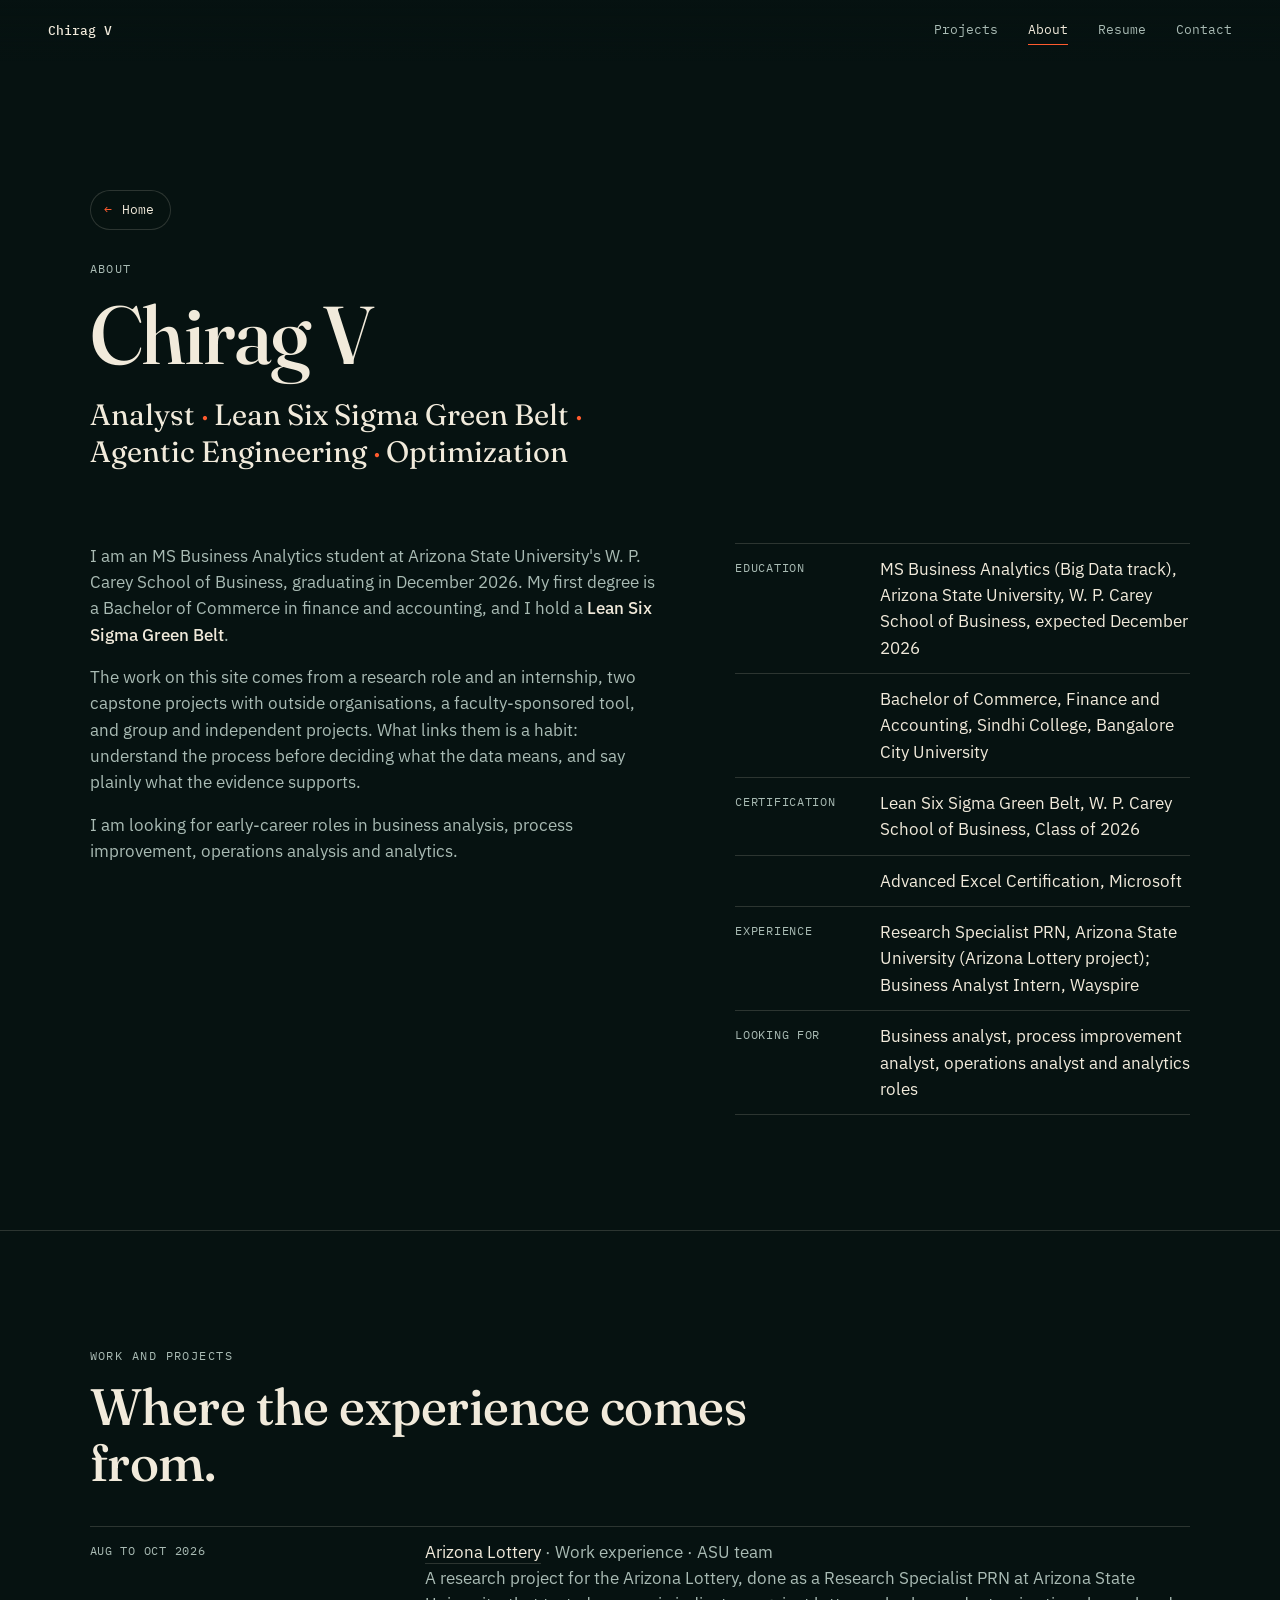
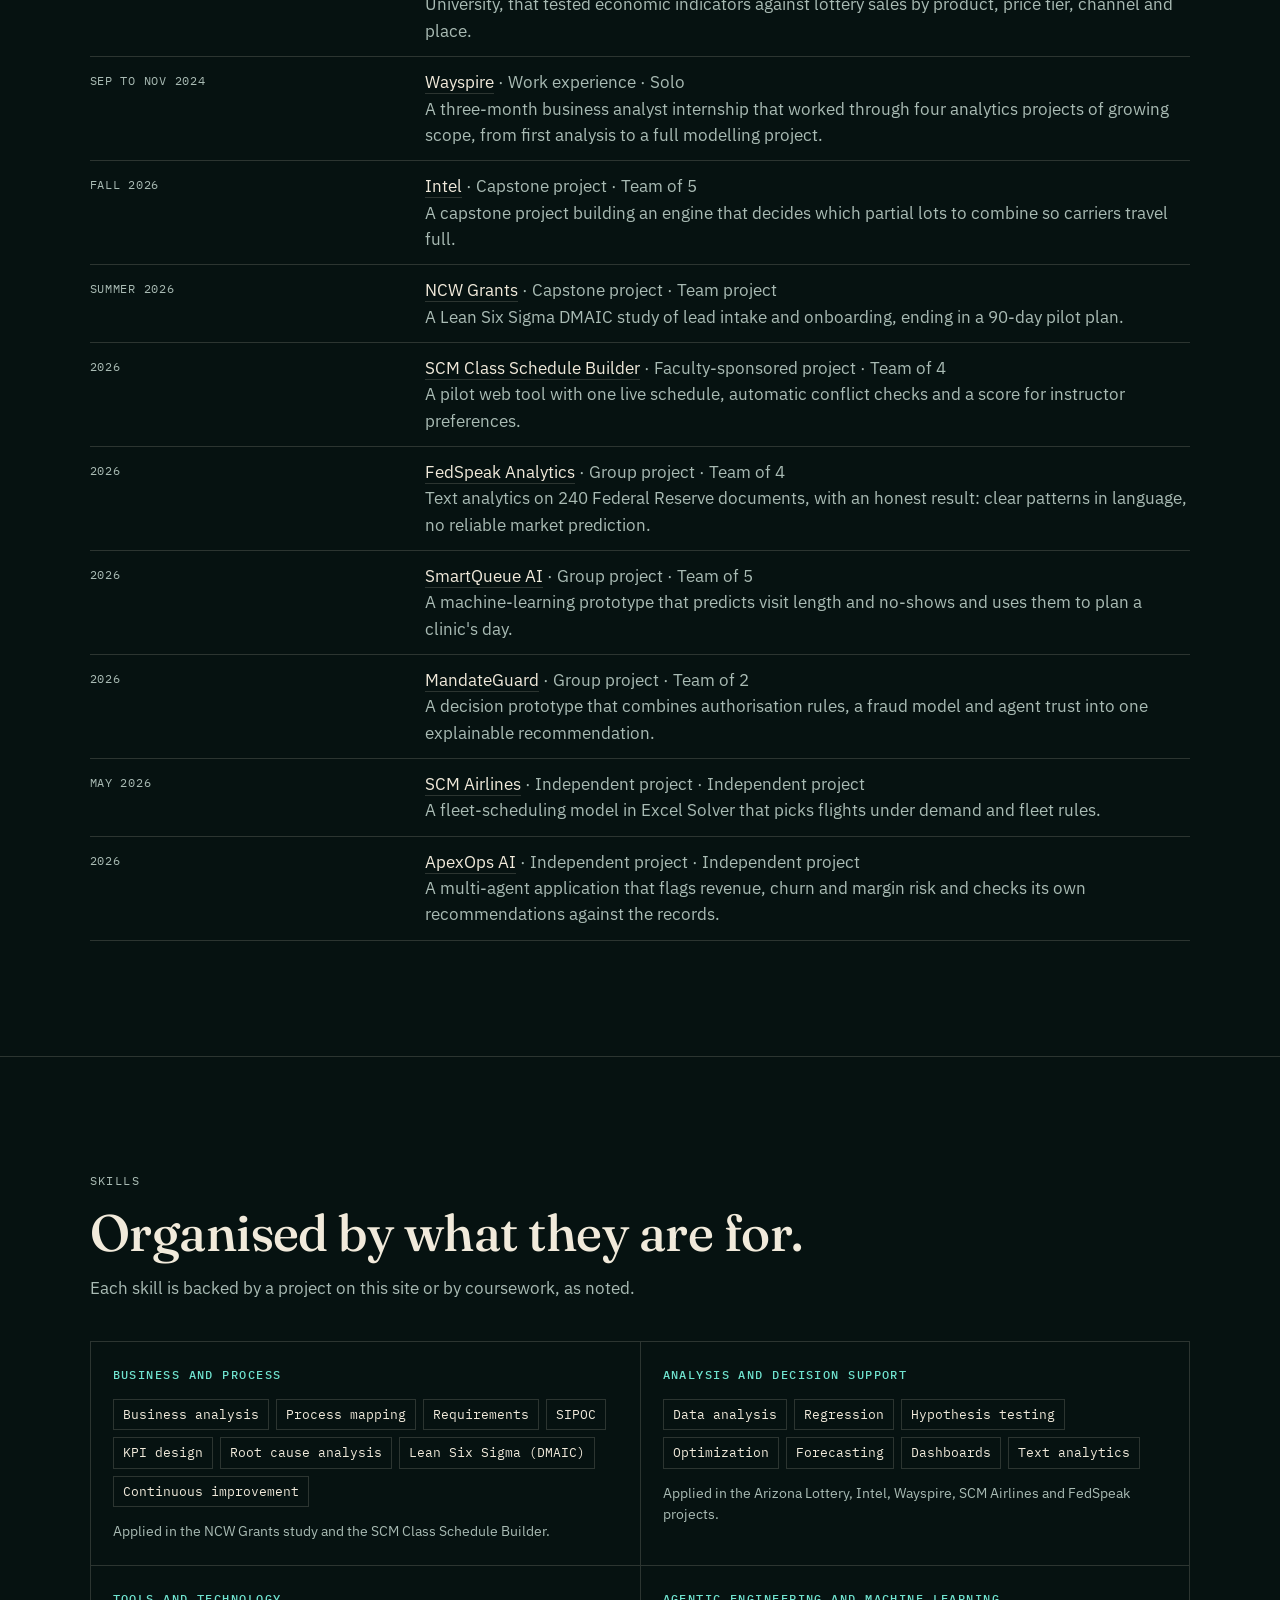
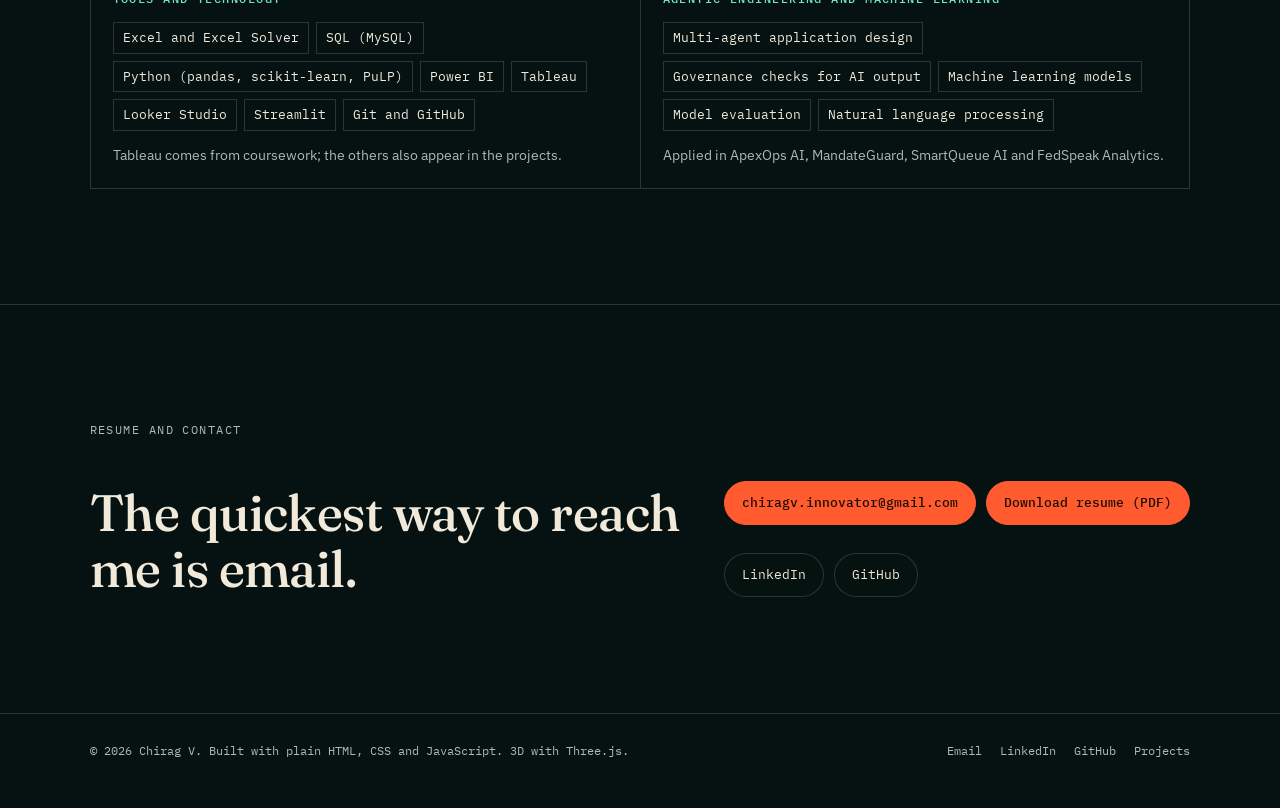
<file: about/index.html>
<!doctype html>
<html lang="en">
<head>
<meta charset="utf-8">
<meta name="viewport" content="width=device-width, initial-scale=1">
<title>About — Chirag V</title>
<meta name="description" content="Portfolio of Chirag V: MS Business Analytics candidate at Arizona State University. Analyst, Lean Six Sigma Green Belt, agentic engineering and optimization, shown through real projects.">
<meta property="og:type" content="website">
<meta property="og:title" content="About — Chirag V">
<meta property="og:description" content="Portfolio of Chirag V: MS Business Analytics candidate at Arizona State University. Analyst, Lean Six Sigma Green Belt, agentic engineering and optimization, shown through real projects.">
<meta name="theme-color" content="#061211">
<link rel="icon" href="data:image/svg+xml,%3Csvg xmlns='http://www.w3.org/2000/svg' viewBox='0 0 32 32'%3E%3Crect width='32' height='32' fill='%23061211'/%3E%3Cpath d='M6 22h8v-8h12' fill='none' stroke='%236fe3cf' stroke-width='3'/%3E%3Ccircle cx='6' cy='22' r='3.5' fill='%23f1eadb'/%3E%3Crect x='22.5' y='10.5' width='7' height='7' fill='%23ff5b2e'/%3E%3C/svg%3E">
<link rel="preconnect" href="https://fonts.googleapis.com">
<link rel="preconnect" href="https://fonts.gstatic.com" crossorigin>
<link href="https://fonts.googleapis.com/css2?family=Fraunces:opsz,wght@9..144,400;9..144,500;9..144,600&family=IBM+Plex+Mono:wght@400;500&family=IBM+Plex+Sans:wght@400;500;600&display=swap" rel="stylesheet">
<link rel="stylesheet" href="../assets/css/site.css?v=4b074723">
<script>document.documentElement.classList.add('js');</script>
</head>
<body data-name="Chirag V" data-headline="Analyst · Lean Six Sigma Green Belt · Agentic Engineering · Optimization" data-email="chiragv.innovator@gmail.com" data-github="chiragvinnovator-rgb" data-github-url="https://github.com/chiragvinnovator-rgb" data-linkedin-url="https://www.linkedin.com/in/chirag-v-analytics" data-linkedin-handle="chirag-v-analytics">
<a class="skip" href="#main">Skip to content</a>
<div class="cursor is-hidden" aria-hidden="true"><div class="cursor-ring"><span class="cursor-label"></span></div><div class="cursor-dot"></div></div>
<header class="top">
  <a class="brand" href="../index.html">Chirag V</a>
  <nav aria-label="Main">
    <a href="../projects/index.html">Projects</a>
    <a href="../about/index.html" aria-current="page">About</a>
    <a href="../index.html#resume" class="wide-only">Resume</a>
    <a href="../index.html#contact">Contact</a>
  </nav>
</header>
<main id="main">
  <header class="page-head">
    <p class="backbar"><a class="back" href="../index.html"><span aria-hidden="true">&larr;</span> Home</a></p>
    <p class="kicker">About</p>
    <h1>Chirag V</h1>
    <p class="headline">Analyst <i>&middot;</i> Lean Six Sigma Green Belt <i>&middot;</i> Agentic Engineering <i>&middot;</i> Optimization</p>
  </header>
  <section class="band" style="border-top:0;padding-top:0">
    <div class="split" style="margin-top:0">
      <div class="prose">
        <p>I am an MS Business Analytics student at Arizona State University&#x27;s W. P. Carey School of Business, graduating in December 2026. My first degree is a Bachelor of Commerce in finance and accounting, and I hold a <strong>Lean Six Sigma Green Belt</strong>.</p>
        <p>The work on this site comes from a research role and an internship, two capstone projects with outside organisations, a faculty-sponsored tool, and group and independent projects. What links them is a habit: understand the process before deciding what the data means, and say plainly what the evidence supports.</p>
        <p>I am looking for early-career roles in business analysis, process improvement, operations analysis and analytics.</p>
      </div>
      <dl class="facts">
        <div><dt>Education</dt><dd>MS Business Analytics (Big Data track), Arizona State University, W. P. Carey School of Business, expected December 2026</dd></div>
        <div><dt></dt><dd>Bachelor of Commerce, Finance and Accounting, Sindhi College, Bangalore City University</dd></div>
        <div><dt>Certification</dt><dd>Lean Six Sigma Green Belt, W. P. Carey School of Business, Class of 2026</dd></div>
        <div><dt></dt><dd>Advanced Excel Certification, Microsoft</dd></div>
        <div><dt>Experience</dt><dd>Research Specialist PRN, Arizona State University (Arizona Lottery project); Business Analyst Intern, Wayspire</dd></div>
        <div><dt>Looking for</dt><dd>Business analyst, process improvement analyst, operations analyst and analytics roles</dd></div>
      </dl>
    </div>
  </section>
  <section class="band">
    <p class="kicker">Work and projects</p>
    <h2>Where the experience comes from.</h2>
    <dl class="facts prose" style="margin-top:34px">
        <div><dt>Aug to Oct 2026</dt><dd><a href="../projects/arizona-lottery/index.html">Arizona Lottery</a> <span class="muted">&middot; Work experience &middot; ASU team</span><br><span class="muted">A research project for the Arizona Lottery, done as a Research Specialist PRN at Arizona State University, that tested economic indicators against lottery sales by product, price tier, channel and place.</span></dd></div>
        <div><dt>Sep to Nov 2024</dt><dd><a href="../projects/wayspire/index.html">Wayspire</a> <span class="muted">&middot; Work experience &middot; Solo</span><br><span class="muted">A three-month business analyst internship that worked through four analytics projects of growing scope, from first analysis to a full modelling project.</span></dd></div>
        <div><dt>Fall 2026</dt><dd><a href="../projects/intel/index.html">Intel</a> <span class="muted">&middot; Capstone project &middot; Team of 5</span><br><span class="muted">A capstone project building an engine that decides which partial lots to combine so carriers travel full.</span></dd></div>
        <div><dt>Summer 2026</dt><dd><a href="../projects/ncw-grants/index.html">NCW Grants</a> <span class="muted">&middot; Capstone project &middot; Team project</span><br><span class="muted">A Lean Six Sigma DMAIC study of lead intake and onboarding, ending in a 90-day pilot plan.</span></dd></div>
        <div><dt>2026</dt><dd><a href="../projects/scm-class-schedule-builder/index.html">SCM Class Schedule Builder</a> <span class="muted">&middot; Faculty-sponsored project &middot; Team of 4</span><br><span class="muted">A pilot web tool with one live schedule, automatic conflict checks and a score for instructor preferences.</span></dd></div>
        <div><dt>2026</dt><dd><a href="../projects/fedspeak-analytics/index.html">FedSpeak Analytics</a> <span class="muted">&middot; Group project &middot; Team of 4</span><br><span class="muted">Text analytics on 240 Federal Reserve documents, with an honest result: clear patterns in language, no reliable market prediction.</span></dd></div>
        <div><dt>2026</dt><dd><a href="../projects/smartqueue-ai/index.html">SmartQueue AI</a> <span class="muted">&middot; Group project &middot; Team of 5</span><br><span class="muted">A machine-learning prototype that predicts visit length and no-shows and uses them to plan a clinic&#x27;s day.</span></dd></div>
        <div><dt>2026</dt><dd><a href="../projects/mandateguard/index.html">MandateGuard</a> <span class="muted">&middot; Group project &middot; Team of 2</span><br><span class="muted">A decision prototype that combines authorisation rules, a fraud model and agent trust into one explainable recommendation.</span></dd></div>
        <div><dt>May 2026</dt><dd><a href="../projects/scm-airlines/index.html">SCM Airlines</a> <span class="muted">&middot; Independent project &middot; Independent project</span><br><span class="muted">A fleet-scheduling model in Excel Solver that picks flights under demand and fleet rules.</span></dd></div>
        <div><dt>2026</dt><dd><a href="../projects/apexops-ai/index.html">ApexOps AI</a> <span class="muted">&middot; Independent project &middot; Independent project</span><br><span class="muted">A multi-agent application that flags revenue, churn and margin risk and checks its own recommendations against the records.</span></dd></div>
    </dl>
  </section>
  <section class="band">
    <p class="kicker">Skills</p>
    <h2>Organised by what they are for.</h2>
    <p class="intro">Each skill is backed by a project on this site or by coursework, as noted.</p>
    <div class="grid cols-2">
      <div class="skill-group"><h3>Business and process</h3><ul class="tags"><li>Business analysis</li><li>Process mapping</li><li>Requirements</li><li>SIPOC</li><li>KPI design</li><li>Root cause analysis</li><li>Lean Six Sigma (DMAIC)</li><li>Continuous improvement</li></ul><p>Applied in the NCW Grants study and the SCM Class Schedule Builder.</p></div>
      <div class="skill-group"><h3>Analysis and decision support</h3><ul class="tags"><li>Data analysis</li><li>Regression</li><li>Hypothesis testing</li><li>Optimization</li><li>Forecasting</li><li>Dashboards</li><li>Text analytics</li></ul><p>Applied in the Arizona Lottery, Intel, Wayspire, SCM Airlines and FedSpeak projects.</p></div>
      <div class="skill-group"><h3>Tools and technology</h3><ul class="tags"><li>Excel and Excel Solver</li><li>SQL (MySQL)</li><li>Python (pandas, scikit-learn, PuLP)</li><li>Power BI</li><li>Tableau</li><li>Looker Studio</li><li>Streamlit</li><li>Git and GitHub</li></ul><p>Tableau comes from coursework; the others also appear in the projects.</p></div>
      <div class="skill-group"><h3>Agentic engineering and machine learning</h3><ul class="tags"><li>Multi-agent application design</li><li>Governance checks for AI output</li><li>Machine learning models</li><li>Model evaluation</li><li>Natural language processing</li></ul><p>Applied in ApexOps AI, MandateGuard, SmartQueue AI and FedSpeak Analytics.</p></div>
    </div>
  </section>
  <section class="band">
    <p class="kicker">Resume and contact</p>
    <div class="cta">
      <h2>The quickest way to reach me is email.</h2>
      <div class="side">
        <p class="actions"><a class="btn primary" href="mailto:chiragv.innovator@gmail.com">chiragv.innovator@gmail.com</a> <a class="btn primary" href="../assets/resume/Chirag-V-Resume.pdf" download>Download resume (PDF)</a></p>
        <p class="actions"><a class="btn" href="https://www.linkedin.com/in/chirag-v-analytics" target="_blank" rel="noopener" data-window="linkedin">LinkedIn</a><a class="btn" href="https://github.com/chiragvinnovator-rgb" target="_blank" rel="noopener" data-window="github">GitHub</a></p>
      </div>
    </div>
  </section>
</main>
<footer class="foot">
  <span>&copy; 2026 Chirag V. Built with plain HTML, CSS and JavaScript. 3D with Three.js.</span>
  <nav aria-label="Footer">
    <a href="mailto:chiragv.innovator@gmail.com">Email</a>
    <a href="https://www.linkedin.com/in/chirag-v-analytics" target="_blank" rel="noopener" data-window="linkedin">LinkedIn</a>
    <a href="https://github.com/chiragvinnovator-rgb" target="_blank" rel="noopener" data-window="github">GitHub</a>
    <a href="../projects/index.html">Projects</a>
  </nav>
</footer>
<div class="win" id="win" role="dialog" aria-modal="false" aria-labelledby="win-title" hidden>
  <div class="win-bar" data-win-drag>
    <span class="win-dots" aria-hidden="true"><i></i><i></i><i></i></span>
    <span class="win-title" id="win-title"></span>
    <a class="win-open" target="_blank" rel="noopener">Open in new tab</a>
    <button type="button" class="win-close" aria-label="Close window">&times;</button>
  </div>
  <div class="win-body"></div>
</div>
<script src="../assets/js/pointer.js?v=7c158578" defer></script>
<script src="../assets/js/site.js?v=e518b503" defer></script>
</body>
</html>
</file>
<file: assets/css/site.css>
/* Chirag V — portfolio site
   Design tokens and components. See docs/02-design-system.md before changing anything here. */

:root {
  color-scheme: dark;   /* browser parts (scroll bars, form controls) follow the dark theme too */
  --bg: #061211;
  --bg-2: #0a1b1a;
  --paper: #f1eadb;
  --muted: #a9bbb4;
  --accent: #ff5b2e;
  --accent-soft: #ff8f6b;
  --flow: #6fe3cf;
  --rule: rgba(241, 234, 219, 0.16);
  --gutter: 16px;
  --pad: clamp(var(--gutter), 7vw, 120px);
  --serif: 'Fraunces', Georgia, 'Times New Roman', serif;
  --sans: 'IBM Plex Sans', system-ui, -apple-system, 'Segoe UI', sans-serif;
  --mono: 'IBM Plex Mono', ui-monospace, Consolas, monospace;
  --ease: cubic-bezier(0.2, 0.8, 0.2, 1);
}

* { box-sizing: border-box; }
html { -webkit-text-size-adjust: 100%; scroll-behavior: smooth; scroll-padding-top: 72px; }
body {
  margin: 0; background: var(--bg); color: var(--paper);
  font-family: var(--sans); font-size: 17px; line-height: 1.55; overflow-x: hidden;
}
a { color: inherit; }
img, svg { max-width: 100%; }
::selection { background: var(--flow); color: #06211e; }
:focus-visible { outline: 2px solid var(--flow); outline-offset: 3px; }
h1, h2, h3 { font-family: var(--serif); font-weight: 500; letter-spacing: -0.01em; margin: 0; }
p { margin: 0; }
.skip {
  position: absolute; left: var(--gutter); top: -60px; z-index: 200; padding: 10px 14px;
  background: var(--paper); color: #0b1b1a; font-family: var(--mono); font-size: 13px; text-decoration: none;
}
.skip:focus { top: 10px; }
.mono { font-family: var(--mono); }
.muted { color: var(--muted); }

/* ---------- top navigation ---------- */
.top {
  position: fixed; z-index: 20; top: 0; left: 0; right: 0;
  display: flex; justify-content: space-between; align-items: center; gap: 16px;
  padding: 16px clamp(var(--gutter), 4vw, 48px);
  font-family: var(--mono); font-size: 13px;
  background: linear-gradient(to bottom, rgba(6, 18, 17, 0.94), rgba(6, 18, 17, 0.7) 60%, rgba(6, 18, 17, 0));
}
.top a { text-decoration: none; }
.top .brand { font-weight: 500; }
.top nav { display: flex; gap: clamp(14px, 2.4vw, 30px); color: var(--muted); }
.top nav a { padding: 4px 0; border-bottom: 1px solid transparent; transition: color 0.25s, border-color 0.25s; }
.top nav a:hover, .top nav a:focus-visible { color: var(--paper); }
.top nav a[aria-current='page'] { color: var(--paper); border-bottom-color: var(--accent); }

/* ---------- buttons ---------- */
.btn {
  display: inline-block; font-family: var(--mono); font-size: 13px; text-decoration: none; cursor: pointer;
  padding: 11px 17px; border: 1px solid var(--rule); border-radius: 999px;
  color: var(--paper); background: rgba(6, 18, 17, 0.5);
  transition: border-color 0.25s, background 0.25s, color 0.25s, transform 0.35s var(--ease);
}
.btn:hover, .btn:focus-visible { border-color: var(--paper); }
.btn.primary { background: var(--accent); border-color: var(--accent); color: #1a0903; font-weight: 500; }
.btn.primary:hover, .btn.primary:focus-visible { background: var(--accent-soft); border-color: var(--accent-soft); }
.btn.pending { border-style: dashed; border-color: var(--accent); color: var(--accent-soft); cursor: default; }
.actions { display: flex; flex-wrap: wrap; gap: 10px; margin: 28px 0 0; }

/* ---------- hero ---------- */
.hero {
  position: relative; min-height: 100vh; min-height: 100svh;
  display: flex; align-items: center;
  padding: 96px var(--pad) 88px;
  overflow: hidden; isolation: isolate;
}
/* The page shows a still drawing of the improved process first. When the 3D scene has drawn its first
   frame the script adds class "ready" to <html>, and the scene fades in over the drawing.
   Without WebGL, JavaScript or the CDN, the drawing simply stays. */
#scene { position: absolute; inset: 0; width: 100%; height: 100%; display: block; z-index: 0; opacity: 0; transition: opacity 1.2s ease; }
.ready #scene { opacity: 1; }
.hero-still { position: absolute; inset: 0; z-index: 0; pointer-events: none; opacity: 1; transition: opacity 1.2s ease; }
.js .hero-still { opacity: 0.45; }   /* quieter while the live scene is on its way */
.ready .hero-still { opacity: 0; }
.hero-still svg { position: absolute; right: 2%; top: 50%; width: min(56%, 860px); height: auto; transform: translateY(-50%); }
.shade {
  position: absolute; inset: 0; z-index: 1; pointer-events: none;
  background:
    linear-gradient(to right, rgba(6, 18, 17, 0.82), rgba(6, 18, 17, 0.35) 42%, transparent 62%),
    linear-gradient(to bottom, rgba(6, 18, 17, 0.5), transparent 20%, transparent 74%, var(--bg) 100%);
}
.hero .copy { position: relative; z-index: 3; max-width: min(34rem, 44vw); }
.eyebrow { font-family: var(--mono); font-size: 12px; letter-spacing: 0.12em; text-transform: uppercase; color: var(--muted); margin: 0 0 18px; }
.eyebrow b { color: var(--flow); font-weight: 500; }
.hero h1 { font-size: clamp(54px, 8.2vw, 124px); line-height: 1; letter-spacing: -0.015em; }
.headline { font-family: var(--serif); font-weight: 400; font-size: clamp(21px, 2.3vw, 31px); line-height: 1.25; margin: 20px 0 0; }
.headline i { font-style: normal; color: var(--accent); }
.lede { color: var(--muted); margin: 18px 0 0; max-width: 31rem; }
.statebar {
  position: absolute; z-index: 4; right: clamp(var(--gutter), 4vw, 48px); bottom: 30px;
  display: flex; align-items: center; gap: 10px; font-family: var(--mono); font-size: 12px; color: var(--muted);
}
.seg { display: inline-flex; border: 1px solid var(--rule); border-radius: 999px; padding: 3px; background: rgba(6, 18, 17, 0.72); transition: transform 0.35s var(--ease); }
.seg button {
  font: inherit; color: var(--muted); background: none; border: 0; border-radius: 999px; padding: 7px 13px; cursor: pointer;
  transition: background 0.25s, color 0.25s;
}
.seg button[aria-pressed='true'] { background: var(--paper); color: #0b1b1a; }
html:not(.ready) .statebar, html:not(.ready) .callout { display: none; }
.caption { position: absolute; z-index: 4; left: var(--pad); bottom: 34px; margin: 0; font-family: var(--mono); font-size: 12px; color: var(--muted); }
.callout {
  position: absolute; z-index: 2; left: 0; top: 0; pointer-events: none; white-space: nowrap;
  font-family: var(--mono); font-size: 12px; color: var(--paper);
  padding: 5px 10px 5px 8px; border-radius: 6px; background: rgba(6, 18, 17, 0.82); border: 1px solid var(--rule);
  opacity: 0; transition: opacity 0.5s;
}
.callout::before { content: ''; display: inline-block; width: 7px; height: 7px; border-radius: 50%; margin-right: 8px; background: var(--flow); vertical-align: 1px; }
.callout.warn::before { background: var(--accent); }
.callout.on { opacity: 1; }
#tip {
  position: absolute; z-index: 5; left: 0; top: 0; pointer-events: none; white-space: nowrap;
  font-family: var(--mono); font-size: 12px; color: #0b1b1a; background: var(--paper); border-radius: 6px; padding: 5px 9px;
  opacity: 0; transition: opacity 0.15s;
}

/* ---------- bands (page sections) ---------- */
.band { padding: clamp(56px, 9vw, 120px) var(--pad); border-top: 1px solid var(--rule); }
.band.tight { padding-top: clamp(40px, 6vw, 80px); padding-bottom: clamp(40px, 6vw, 80px); }
.kicker { font-family: var(--mono); font-size: 12px; letter-spacing: 0.12em; text-transform: uppercase; color: var(--muted); margin: 0 0 14px; }
.kicker b { color: var(--flow); font-weight: 500; }
.band h2 { font-size: clamp(30px, 4vw, 52px); line-height: 1.1; max-width: 22ch; }
.intro { color: var(--muted); max-width: 40rem; margin: 14px 0 0; }
.more-link { display: inline-block; margin-top: 28px; font-family: var(--mono); font-size: 13px; text-decoration: none; border-bottom: 1px solid var(--rule); padding-bottom: 3px; transition: border-color 0.25s; }
.more-link::after { content: ' \2192'; color: var(--accent); }
.more-link:hover, .more-link:focus-visible { border-bottom-color: var(--paper); }

/* hairline grids: lines are drawn on the cells, so a short last row leaves no empty boxes */
.grid { display: grid; margin-top: 40px; border-top: 1px solid var(--rule); border-left: 1px solid var(--rule); }
.grid > * { border-right: 1px solid var(--rule); border-bottom: 1px solid var(--rule); }
.grid.cols-5 { grid-template-columns: repeat(auto-fit, minmax(200px, 1fr)); }
.grid.cols-4 { grid-template-columns: repeat(auto-fit, minmax(230px, 1fr)); }
.grid.cols-3 { grid-template-columns: repeat(auto-fit, minmax(270px, 1fr)); }
.grid.cols-2 { grid-template-columns: repeat(2, minmax(0, 1fr)); }

/* capabilities */
.pillar { padding: 24px 22px 22px; display: flex; flex-direction: column; gap: 10px; }
.pillar .num { font-family: var(--mono); font-size: 12px; color: var(--flow); }
.pillar h3 { font-size: 26px; line-height: 1.15; }
.pillar p { color: var(--muted); font-size: 15.5px; }
.pillar .seen { margin-top: auto; padding-top: 10px; font-family: var(--mono); font-size: 12px; color: var(--muted); }
.pillar .seen a { color: var(--paper); text-decoration: none; border-bottom: 1px solid var(--rule); }
.pillar .seen a:hover, .pillar .seen a:focus-visible { border-bottom-color: var(--flow); }

/* project cards */
.cards { display: grid; grid-template-columns: repeat(auto-fill, minmax(250px, 1fr)); margin-top: 40px; border-top: 1px solid var(--rule); border-left: 1px solid var(--rule); }
.card {
  position: relative; overflow: hidden; background: var(--bg); padding: 22px 22px 20px;
  border-right: 1px solid var(--rule); border-bottom: 1px solid var(--rule);
  display: flex; flex-direction: column; gap: 12px; text-decoration: none; transition: background 0.3s;
}
.card:hover, .card:focus-visible { background: var(--bg-2); }
.card::before {
  content: ''; position: absolute; inset: 0; pointer-events: none; opacity: 0; transition: opacity 0.3s;
  background: radial-gradient(260px circle at var(--mx, 50%) var(--my, 50%), rgba(111, 227, 207, 0.1), transparent 70%);
}
.card:hover::before { opacity: 1; }
.card > * { position: relative; }
.card .thumb {
  height: 104px; border: 1px solid var(--rule); display: grid; place-items: center; color: var(--muted);
  transition: transform 0.35s var(--ease), border-color 0.3s; transform-style: preserve-3d;
}
.card:hover .thumb { border-color: rgba(241, 234, 219, 0.4); }
.card .thumb svg { width: 76%; height: 70%; transition: opacity 0.8s; }
/* homepage featured cards: the project's own 3D scene over its line drawing (drawn by src/project-heroes.js) */
.card .thumb.has-scene { overflow: hidden; height: auto; aspect-ratio: 2 / 1; }   /* room for the 3D scene */
.card .thumb .card-scene { position: absolute; inset: 0; width: 100%; height: 100%; display: block; opacity: 0; transition: opacity 0.9s; pointer-events: none; }
.card .thumb.scene-ready .card-scene { opacity: 1; }
.card .thumb.scene-ready svg { opacity: 0; }
.card .kind { font-family: var(--mono); font-size: 11px; letter-spacing: 0.12em; text-transform: uppercase; color: var(--flow); }
.card h3 { font-size: 24px; line-height: 1.15; }
.card p { color: var(--muted); font-size: 15px; }
.card .highlight { color: var(--paper); font-size: 14px; border-left: 2px solid var(--accent); padding-left: 10px; }
.tags { display: flex; flex-wrap: wrap; gap: 6px; font-family: var(--mono); font-size: 11px; color: var(--muted); list-style: none; margin: 0; padding: 0; }
.tags li, .tags span { border: 1px solid var(--rule); padding: 3px 7px; }
.card .more { margin-top: auto; padding-top: 6px; font-family: var(--mono); font-size: 13px; color: var(--paper); }
.card .more::after { content: ' \2192'; color: var(--accent); }
.card .meta { font-family: var(--mono); font-size: 11px; color: var(--muted); }
.cards[data-empty='true'] { display: none; }

/* featured rail: three cards in view, slide for the rest, the last tile opens the library */
.rail { margin-top: 40px; }
.rail-track {
  display: grid; grid-auto-flow: column; grid-auto-columns: calc(100% / 3);
  overflow-x: auto; overscroll-behavior-x: contain; scroll-snap-type: x mandatory; scrollbar-width: none;
  border-top: 1px solid var(--rule); border-left: 1px solid var(--rule);
}
.rail-track::-webkit-scrollbar { display: none; }
.rail-track .card { scroll-snap-align: start; min-height: 100%; }
.rail-track .card .thumb { height: auto; aspect-ratio: 2 / 1; }   /* taller than library cards: room for the 3D scenes */
.card-all { background: var(--bg-2); }
.card-all .thumb { color: var(--paper); }
.card-all h3 { font-size: 28px; }
.rail-ui { display: flex; align-items: center; gap: 14px; margin-top: 22px; }
.rail-btn {
  width: 42px; height: 42px; flex: none; border-radius: 50%; border: 1px solid var(--rule); background: none; color: var(--paper);
  font-family: var(--mono); font-size: 16px; cursor: pointer; transition: border-color 0.25s, opacity 0.25s, background 0.25s;
}
.rail-btn:hover, .rail-btn:focus-visible { border-color: var(--paper); }
.rail-btn:disabled { opacity: 0.3; cursor: default; border-color: var(--rule); }
.rail-bar { position: relative; flex: 1; height: 28px; cursor: pointer; touch-action: none; }
.rail-bar::before { content: ''; position: absolute; left: 0; right: 0; top: 50%; height: 1px; background: var(--rule); }
.rail-thumb {
  position: absolute; left: 0; top: 50%; height: 5px; margin-top: -2.5px; width: 50%; border-radius: 999px; background: var(--flow);
  transition: background 0.25s, height 0.2s, margin 0.2s; will-change: transform;
}
.rail-bar:hover .rail-thumb, .rail-bar.is-dragging .rail-thumb { height: 9px; margin-top: -4.5px; background: var(--paper); }
.rail.no-scroll .rail-ui { display: none; }

/* back buttons */
.backbar { display: flex; flex-wrap: wrap; gap: 8px; margin: 0 0 30px; }
.back {
  display: inline-flex; align-items: center; gap: 10px; font-family: var(--mono); font-size: 13px; text-decoration: none;
  padding: 9px 16px 9px 13px; border: 1px solid var(--rule); border-radius: 999px; color: var(--paper); background: rgba(6, 18, 17, 0.5);
  transition: border-color 0.25s, background 0.25s;
}
.back span { display: inline-block; color: var(--accent); transition: transform 0.25s var(--ease); }
.back:hover, .back:focus-visible { border-color: var(--paper); }
.back:hover span, .back:focus-visible span { transform: translateX(-4px); }
.back.ghost { padding-left: 16px; color: var(--muted); }
.back.ghost:hover, .back.ghost:focus-visible { color: var(--paper); }
.back-float {
  position: fixed; z-index: 19; left: clamp(var(--gutter), 2.4vw, 34px); bottom: 22px;
  display: inline-flex; align-items: center; gap: 10px; font-family: var(--mono); font-size: 13px; text-decoration: none;
  padding: 11px 17px 11px 14px; border-radius: 999px; background: var(--paper); color: #0b1b1a;
  opacity: 0; transform: translateY(14px); pointer-events: none; transition: opacity 0.3s, transform 0.3s var(--ease);
}
.back-float span { color: #b93a14; }
.back-float.on { opacity: 1; transform: none; pointer-events: auto; }

/* pop-up window for outside profiles (LinkedIn, GitHub): dark, movable, keeps the visitor on the site */
.win {
  /* sized to cover between a quarter and a half of the screen */
  position: fixed; z-index: 60; right: 4vw; bottom: 7vh; width: min(calc(100vw - 32px), clamp(420px, 42vw, 760px)); max-height: min(72vh, 720px);
  display: flex; flex-direction: column; background: #081918; color: var(--paper);
  border: 1px solid rgba(241, 234, 219, 0.28); border-radius: 12px; overflow: hidden;
  box-shadow: 0 30px 80px rgba(0, 0, 0, 0.6);
}
.win[hidden] { display: none; }
.win[data-kind='github'] { height: min(72vh, 720px); }   /* a list: full height from the start, so it does not jump when it loads */
.win-bar {
  display: flex; align-items: center; gap: 12px; padding: 10px 10px 10px 14px; background: #0c2422; border-bottom: 1px solid var(--rule);
  font-family: var(--mono); font-size: 12px; cursor: grab; user-select: none; touch-action: none;
}
.win.is-dragging .win-bar { cursor: grabbing; }
.win-dots { display: inline-flex; gap: 5px; }
.win-dots i { width: 8px; height: 8px; border-radius: 50%; background: var(--rule); }
.win-dots i:first-child { background: var(--accent); }
.win-dots i:last-child { background: var(--flow); }
.win-title { flex: 1; min-width: 0; overflow: hidden; text-overflow: ellipsis; white-space: nowrap; color: var(--muted); }
.win-open { color: var(--paper); text-decoration: none; border: 1px solid var(--rule); border-radius: 999px; padding: 5px 11px; white-space: nowrap; }
.win-open::after { content: ' \2197'; color: var(--accent); }
.win-open:hover, .win-open:focus-visible { border-color: var(--paper); }
.win-close { width: 30px; height: 30px; flex: none; border-radius: 50%; border: 1px solid var(--rule); background: none; color: var(--paper); font-size: 17px; line-height: 1; cursor: pointer; }
.win-close:hover, .win-close:focus-visible { border-color: var(--paper); }
.win-body { flex: 1; overflow-y: auto; padding: 20px; overscroll-behavior: contain; scrollbar-width: thin; scrollbar-color: rgba(241, 234, 219, 0.3) transparent; }
.win-body::-webkit-scrollbar { width: 8px; }
.win-body::-webkit-scrollbar-track { background: transparent; }
.win-body::-webkit-scrollbar-thumb { background: rgba(241, 234, 219, 0.28); border-radius: 999px; }
.win-who { display: flex; align-items: center; gap: 14px; }
.win-avatar { width: 54px; height: 54px; flex: none; border-radius: 50%; display: grid; place-items: center; background: var(--paper); color: #0b1b1a; font-family: var(--serif); font-size: 22px; object-fit: cover; }
.win-who h3 { font-size: 24px; line-height: 1.1; }
.win-who p { font-family: var(--mono); font-size: 12px; color: var(--muted); margin-top: 4px; }
.win-body > p { color: var(--muted); font-size: 15px; margin-top: 16px; }
.win-actions { display: flex; flex-wrap: wrap; gap: 8px; margin-top: 18px; }
.win-list { list-style: none; margin: 18px 0 0; padding: 0; border-top: 1px solid var(--rule); }
.win-list li { border-bottom: 1px solid var(--rule); }
.win-list a { display: block; padding: 12px 0; text-decoration: none; }
.win-list a:hover strong, .win-list a:focus-visible strong { color: var(--flow); }
.win-list strong { font-family: var(--serif); font-weight: 500; font-size: 18px; transition: color 0.2s; }
.win-list span { display: block; color: var(--muted); font-size: 14px; margin-top: 2px; }
.win-list small { display: block; font-family: var(--mono); font-size: 11px; color: var(--muted); margin-top: 5px; }
.win-note { font-family: var(--mono); font-size: 11.5px !important; }

/* how I solve problems */
.steps { list-style: none; margin: 48px 0 0; padding: 0; display: grid; grid-template-columns: repeat(5, minmax(0, 1fr)); gap: 0; position: relative; counter-reset: step; }
.steps::before { content: ''; position: absolute; left: 0; right: 0; top: 7px; height: 1px; background: var(--rule); }
.steps::after {
  content: ''; position: absolute; left: 0; right: 0; top: 6px; height: 3px; background: var(--flow);
  transform-origin: left center; transform: scaleX(1); transition: transform 1.6s var(--ease);
}
.js .steps:not(.in)::after { transform: scaleX(0); }
.steps li { position: relative; padding: 34px 22px 0 0; counter-increment: step; }
.steps li::before {
  content: ''; position: absolute; left: 0; top: 0; width: 15px; height: 15px; border-radius: 50%;
  background: var(--bg); border: 2px solid var(--flow); z-index: 1;
}
.steps li:nth-child(4)::before { border-radius: 0; transform: rotate(45deg) scale(0.92); }
.steps li:last-child::before { background: var(--flow); }
.steps .label { font-family: var(--mono); font-size: 12px; color: var(--flow); }
.steps .label::before { content: '0' counter(step) ' \00B7  '; color: var(--muted); }
.steps h3 { font-size: 22px; line-height: 1.2; margin-top: 8px; }
.steps p { color: var(--muted); font-size: 15px; margin-top: 8px; }

/* skills */
.skill-group { padding: 24px 22px 22px; }
.skill-group h3 { font-family: var(--mono); font-size: 12px; font-weight: 500; letter-spacing: 0.12em; text-transform: uppercase; color: var(--flow); margin-bottom: 14px; }
.skill-group .tags { font-size: 12.5px; color: var(--paper); gap: 7px; }
.skill-group .tags li { padding: 5px 9px; }
.skill-group p { color: var(--muted); font-size: 14px; margin-top: 14px; }

/* about */
.split { display: grid; grid-template-columns: minmax(0, 1.25fr) minmax(0, 1fr); gap: clamp(28px, 6vw, 90px); margin-top: 34px; align-items: start; }
.split .prose p + p { margin-top: 16px; }
.prose p { color: var(--muted); max-width: 40rem; }
.prose p strong, .prose li strong { color: var(--paper); font-weight: 500; }
.prose a { color: var(--paper); text-decoration: none; border-bottom: 1px solid var(--rule); }
.prose a:hover, .prose a:focus-visible { border-bottom-color: var(--flow); }
.facts { margin: 0; border-top: 1px solid var(--rule); }
.facts div { display: grid; grid-template-columns: minmax(96px, 0.42fr) 1fr; gap: 14px; padding: 12px 0; border-bottom: 1px solid var(--rule); }
.facts dt { font-family: var(--mono); font-size: 12px; letter-spacing: 0.06em; text-transform: uppercase; color: var(--muted); padding-top: 3px; }
.facts dd { margin: 0; }

/* resume and contact */
.cta { display: flex; flex-wrap: wrap; justify-content: space-between; align-items: flex-end; gap: 28px; }
.cta h2 { max-width: 18ch; }
.cta .side { max-width: 30rem; }
.cta .line { font-family: var(--mono); font-size: 13px; color: var(--muted); margin-top: 16px; }
.contact-mail { display: inline-block; font-family: var(--serif); font-size: clamp(26px, 4.4vw, 60px); line-height: 1.1; text-decoration: none; border-bottom: 2px solid var(--accent); padding-bottom: 6px; margin-top: 26px; overflow-wrap: anywhere; }
.contact-mail:hover, .contact-mail:focus-visible { border-bottom-color: var(--flow); }
.foot {
  display: flex; flex-wrap: wrap; justify-content: space-between; gap: 12px 28px;
  padding: 28px var(--pad) 48px; font-family: var(--mono); font-size: 12px; color: var(--muted); border-top: 1px solid var(--rule);
}
.foot a { text-decoration: none; }
.foot a:hover, .foot a:focus-visible { color: var(--paper); }
.foot nav { display: flex; flex-wrap: wrap; gap: 18px; }

/* placeholders: visible on purpose until the owner supplies the information */
.placeholder {
  font-family: var(--mono); font-size: 0.82em; color: var(--accent-soft);
  border: 1px dashed var(--accent); padding: 2px 8px; border-radius: 3px; white-space: normal;
}

/* ---------- page header (inner pages) ---------- */
.page-head { position: relative; padding: clamp(120px, 16vw, 190px) var(--pad) clamp(40px, 6vw, 72px); overflow: hidden; }
.page-head h1 { font-size: clamp(40px, 6.4vw, 92px); line-height: 1.03; letter-spacing: -0.015em; max-width: 16ch; }
.page-head .headline { max-width: 34rem; }
.crumbs { font-family: var(--mono); font-size: 12px; color: var(--muted); margin: 0 0 22px; display: flex; flex-wrap: wrap; gap: 8px; }
.crumbs a { text-decoration: none; border-bottom: 1px solid var(--rule); }
.crumbs a:hover, .crumbs a:focus-visible { color: var(--paper); }
.crumbs span[aria-hidden] { color: var(--accent); }

/* library filters */
.chips { display: flex; flex-wrap: wrap; gap: 8px; margin-top: 30px; }
.chips button {
  font-family: var(--mono); font-size: 12.5px; color: var(--muted); background: none; cursor: pointer;
  border: 1px solid var(--rule); border-radius: 999px; padding: 8px 14px; transition: background 0.25s, color 0.25s, border-color 0.25s;
}
.chips button:hover, .chips button:focus-visible { color: var(--paper); border-color: var(--paper); }
.chips button[aria-pressed='true'] { background: var(--paper); color: #0b1b1a; border-color: var(--paper); }
.group { margin-top: clamp(40px, 6vw, 72px); }
.group[hidden] { display: none; }
.group > h2 { font-family: var(--mono); font-size: 12px; font-weight: 500; letter-spacing: 0.12em; text-transform: uppercase; color: var(--flow); max-width: none; }
.group > p { color: var(--muted); font-size: 15px; margin-top: 6px; max-width: 44rem; }
.group .cards { margin-top: 18px; }
.card[hidden] { display: none; }
.count { font-family: var(--mono); font-size: 12px; color: var(--muted); margin-top: 16px; }

/* ---------- case study ---------- */
.case-head { display: grid; grid-template-columns: minmax(0, 1fr) minmax(240px, 430px); gap: clamp(24px, 5vw, 80px); align-items: end; }
/* Each case study has its own small 3D scene. The line drawing sits underneath and stays if 3D is unavailable. */
.plate {
  position: relative; aspect-ratio: 4 / 3; border: 1px solid var(--rule); display: grid; place-items: center; color: var(--muted);
  background: radial-gradient(80% 70% at 50% 62%, rgba(111, 227, 207, 0.09), transparent 70%), var(--bg-2); overflow: hidden;
}
.plate svg { width: 68%; height: auto; transition: opacity 0.8s ease; }
.plate canvas { position: absolute; inset: 0; width: 100%; height: 100%; display: block; opacity: 0; transition: opacity 0.9s ease; }
.hero-ready .plate canvas { opacity: 1; }
.hero-ready .plate svg { opacity: 0; }
.case-facts { display: grid; grid-template-columns: repeat(auto-fit, minmax(180px, 1fr)); border-top: 1px solid var(--rule); border-left: 1px solid var(--rule); margin: 0; }
.case-facts div { padding: 16px 18px; border-right: 1px solid var(--rule); border-bottom: 1px solid var(--rule); }
.case-facts dt { font-family: var(--mono); font-size: 11px; letter-spacing: 0.1em; text-transform: uppercase; color: var(--muted); }
.case-facts dd { margin: 6px 0 0; font-size: 15.5px; }
.case-body { display: grid; grid-template-columns: minmax(0, 1fr) minmax(220px, 300px); gap: clamp(28px, 6vw, 90px); align-items: start; padding-top: clamp(40px, 6vw, 72px); }
.story { position: relative; padding-left: 38px; counter-reset: sec; }
.story::before { content: ''; position: absolute; left: 7px; top: 10px; bottom: 10px; width: 1px; background: var(--rule); }
.story section { position: relative; padding-bottom: clamp(30px, 4.4vw, 52px); counter-increment: sec; }
.story section::before {
  content: ''; position: absolute; left: -38px; top: 9px; width: 15px; height: 15px; border-radius: 50%;
  background: var(--bg); border: 2px solid var(--flow);
}
.story section:last-child { padding-bottom: 0; }
.story section:last-child::before { background: var(--flow); }
.story .step { font-family: var(--mono); font-size: 12px; color: var(--flow); margin-bottom: 6px; }
.story .step::before { content: '0' counter(sec) ' \00B7  '; color: var(--muted); }
.story h2 { font-size: clamp(26px, 2.8vw, 36px); line-height: 1.15; max-width: 24ch; }
.story p, .story li { color: var(--muted); }
.story p { margin-top: 14px; max-width: 42rem; }
.story p strong, .story li strong { color: var(--paper); font-weight: 500; }
.story ul, .story ol { margin: 14px 0 0; padding-left: 20px; max-width: 42rem; }
.story li { margin-top: 7px; }
.story li::marker { color: var(--flow); }
.story table { border-collapse: collapse; margin-top: 18px; width: 100%; max-width: 42rem; font-size: 15px; }
.story th, .story td { text-align: left; padding: 9px 12px 9px 0; border-bottom: 1px solid var(--rule); vertical-align: top; }
.story th { font-family: var(--mono); font-size: 11px; font-weight: 500; letter-spacing: 0.1em; text-transform: uppercase; color: var(--muted); }
.story td { color: var(--paper); }
.table-wrap { overflow-x: auto; }
.note { margin-top: 18px; max-width: 42rem; border-left: 2px solid var(--flow); padding: 4px 0 4px 16px; color: var(--paper); font-size: 15.5px; }
.note.warn { border-left-color: var(--accent); }
.figure { margin: 22px 0 0; max-width: 46rem; }
.figure .frame { border: 1px solid var(--rule); background: #f6f2e9; padding: 10px; }
.figure.dark .frame { background: var(--bg-2); padding: 0; }
.figure img { display: block; width: 100%; height: auto; }
.figure figcaption { font-family: var(--mono); font-size: 12px; color: var(--muted); margin-top: 10px; }
.aside { position: sticky; top: 88px; display: grid; gap: 26px; }
.aside h2 { font-family: var(--mono); font-size: 11px; font-weight: 500; letter-spacing: 0.12em; text-transform: uppercase; color: var(--muted); margin-bottom: 10px; max-width: none; }
.aside .tags { font-size: 12px; color: var(--paper); }
.aside .links { list-style: none; margin: 0; padding: 0; display: grid; gap: 8px; font-family: var(--mono); font-size: 13px; }
.aside .links a { text-decoration: none; border-bottom: 1px solid var(--rule); padding-bottom: 2px; }
.aside .links a::after { content: ' \2197'; color: var(--accent); }
.aside .links a:hover, .aside .links a:focus-visible { border-bottom-color: var(--flow); }
.aside p { color: var(--muted); font-size: 14.5px; }
.pager { display: grid; grid-template-columns: 1fr 1fr; gap: 1px; background: var(--rule); border-top: 1px solid var(--rule); }
.pager a { background: var(--bg); padding: clamp(24px, 4vw, 44px) var(--pad); text-decoration: none; transition: background 0.3s; }
.pager a:hover, .pager a:focus-visible { background: var(--bg-2); }
.pager .dir { font-family: var(--mono); font-size: 12px; color: var(--muted); }
.pager .name { display: block; font-family: var(--serif); font-size: clamp(22px, 2.6vw, 34px); line-height: 1.15; margin-top: 6px; }
.pager a.next { text-align: right; }

/* ---------- pointer: custom cursor ---------- */
.cursor { position: fixed; left: 0; top: 0; z-index: 100; pointer-events: none; opacity: 0; transition: opacity 0.25s; }
.has-cursor .cursor { opacity: 1; }
.has-cursor .cursor.is-hidden { opacity: 0; }
.has-cursor, .has-cursor a, .has-cursor button, .has-cursor canvas { cursor: none; }
.cursor-dot, .cursor-ring { position: absolute; left: 0; top: 0; border-radius: 50%; will-change: transform; }
.cursor-dot { width: 6px; height: 6px; margin: -3px 0 0 -3px; background: var(--paper); transition: opacity 0.2s, background 0.2s; }
.cursor-ring {
  width: 34px; height: 34px; margin: -17px 0 0 -17px; border: 1px solid rgba(241, 234, 219, 0.55);
  display: grid; place-items: center;
  transition: width 0.28s var(--ease), height 0.28s var(--ease), margin 0.28s var(--ease), background 0.25s, border-color 0.25s;
}
.cursor-label { font-family: var(--mono); font-size: 11px; font-weight: 500; letter-spacing: 0.08em; text-transform: uppercase; color: #0b1b1a; opacity: 0; transition: opacity 0.2s; }
.cursor.is-link .cursor-ring { width: 52px; height: 52px; margin: -26px 0 0 -26px; border-color: var(--accent); background: rgba(255, 91, 46, 0.14); }
.cursor.is-link .cursor-dot { background: var(--accent); }
.cursor.is-view .cursor-ring { width: 72px; height: 72px; margin: -36px 0 0 -36px; border-color: var(--paper); background: var(--paper); }
.cursor.is-view .cursor-label { opacity: 1; }
.cursor.is-view .cursor-dot { opacity: 0; }
.cursor.is-scene .cursor-ring { width: 22px; height: 22px; margin: -11px 0 0 -11px; border-color: var(--flow); }
.cursor.is-scene .cursor-dot { background: var(--flow); }
.cursor.is-scene.is-node .cursor-ring { width: 46px; height: 46px; margin: -23px 0 0 -23px; background: rgba(111, 227, 207, 0.14); }
.cursor.is-down .cursor-ring { border-width: 2px; }

/* ---------- reveal on scroll (only when JavaScript is running) ---------- */
.js .reveal { opacity: 0; transform: translateY(18px); transition: opacity 0.8s ease, transform 0.8s var(--ease); }
.js .reveal.in { opacity: 1; transform: none; }

/* ---------- phones ---------- */
@media (max-width: 900px) {
  .steps { grid-template-columns: 1fr; }
  .steps::before { left: 7px; right: auto; top: 0; bottom: 0; width: 1px; height: auto; }
  .steps::after { left: 6px; right: auto; top: 0; bottom: 0; width: 3px; height: auto; transform-origin: center top; }
  .js .steps:not(.in)::after { transform: scaleY(0); }
  .steps li { padding: 0 0 26px 34px; }
  .steps li:last-child { padding-bottom: 0; }
  /* minmax(0, 1fr), not 1fr: a wide table must scroll inside its box, never widen the page */
  .split, .case-body, .case-head, .grid.cols-2 { grid-template-columns: minmax(0, 1fr); }
  .aside { position: static; }
  .plate-wrap { max-width: 460px; }
  .rail-track { grid-auto-columns: 50%; }
}
@media (max-width: 760px) {
  body { font-size: 16px; }
  .top nav { gap: 14px; }
  .top nav a.wide-only { display: none; }
  /* The top band of the hero is kept free for the 3D scene; the text starts below it. */
  .hero { align-items: flex-end; padding: clamp(250px, 40svh, 400px) var(--gutter) 96px; }
  .hero .copy { max-width: none; }
  .hero h1 { font-size: clamp(46px, 13vw, 72px); }
  .shade { background: linear-gradient(to bottom, rgba(6, 18, 17, 0.35), transparent 70px, transparent clamp(190px, 30svh, 310px), rgba(6, 18, 17, 0.92) clamp(250px, 40svh, 400px), var(--bg) 100%); }
  .hero-still svg { right: 50%; top: 0; width: 96%; max-height: clamp(230px, 38svh, 380px); transform: translateX(50%); margin-top: 64px; }
  .statebar { right: auto; left: var(--gutter); bottom: 34px; }
  .statebar > span { display: none; }
  .caption { display: none; }
  .callout { font-size: 11px; }
  .pager { grid-template-columns: 1fr; }
  .pager a.next { text-align: left; }
  .cta { align-items: flex-start; }
  .rail-track { grid-auto-columns: 84%; }
  .plate { aspect-ratio: 16 / 10; }
  .page-head { padding-top: 96px; }
  /* On phones the pop-up window becomes a sheet that rises from the bottom edge. */
  .win { left: 0 !important; right: 0 !important; top: auto !important; bottom: 0 !important; width: 100%; max-height: min(74vh, 620px); border-radius: 14px 14px 0 0; border-left: 0; border-right: 0; border-bottom: 0; }
  .win[data-kind='github'] { height: min(74vh, 620px); }
  .win-body { padding-bottom: 28px; }
  .win-bar { cursor: default; }
  .back-float { bottom: 16px; }
}
@media (prefers-reduced-motion: reduce) {
  html { scroll-behavior: auto; }
  #scene, .hero-still, .callout, .btn, .seg, .card .thumb, .card .thumb svg, .card-scene, .cursor-ring, .plate canvas, .plate svg, .steps::after, .back span, .back-float, .rail-thumb { transition: none; }
  .js .reveal { opacity: 1; transform: none; transition: none; }
  .js .steps:not(.in)::after { transform: none; }
}
@media print {
  .top, .cursor, #scene, .statebar, .caption, .callout, .hero-still, .shade, .win, .back-float, .rail-ui { display: none !important; }
  body { background: #fff; color: #111; }
  .muted, .prose p, .story p, .story li, .card p, .lede, .intro { color: #333; }
}
</file>
